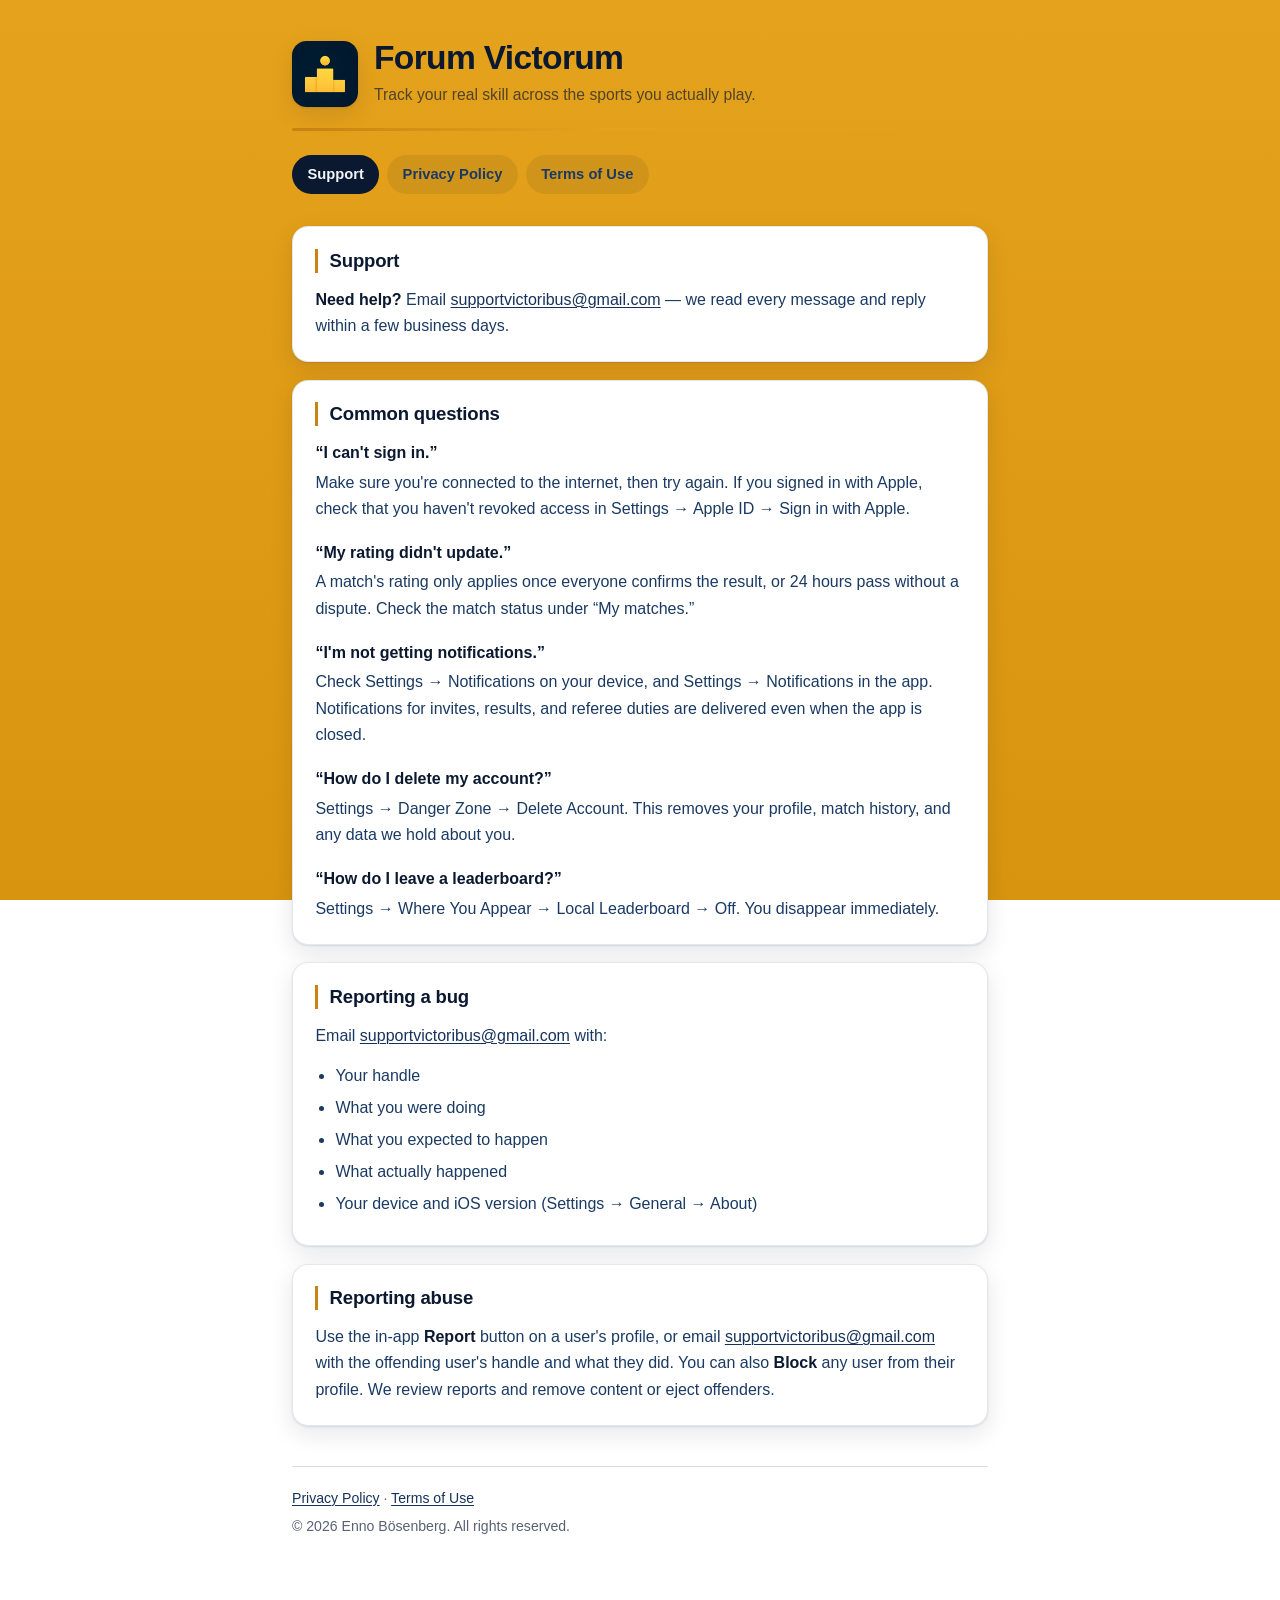
<file: index.html>
<!DOCTYPE html>
<html lang="en">
<head>
<meta charset="utf-8">
<meta name="viewport" content="width=device-width, initial-scale=1">
<title>Forum Victorum — Support</title>
<meta name="description" content="Support for Forum Victorum — help, common questions, bug reports, and how to report abuse.">
<link rel="stylesheet" href="/styles.css">
<link rel="icon" href="/icon.png" type="image/png">
<link rel="apple-touch-icon" href="/apple-touch-icon.png">
</head>
<body>
<div class="wrap">

<header class="masthead">
  <img src="/icon.png" alt="Forum Victorum app icon" width="66" height="66">
  <div>
    <h1>Forum Victorum</h1>
    <p class="tagline">Track your real skill across the sports you actually play.</p>
  </div>
</header>
<hr class="brand-rule">

<nav class="pills">
  <a href="/" aria-current="page">Support</a>
  <a href="/privacy.html">Privacy Policy</a>
  <a href="/terms.html">Terms of Use</a>
</nav>

<div class="card">
  <h2>Support</h2>
  <p><strong>Need help?</strong> Email <a href="mailto:supportvictoribus@gmail.com">supportvictoribus@gmail.com</a> — we read every message and reply within a few business days.</p>
</div>

<div class="card">
  <h2>Common questions</h2>

  <div class="qa">
    <span class="q">“I can't sign in.”</span>
    Make sure you're connected to the internet, then try again. If you signed in with Apple, check that you haven't revoked access in Settings → Apple ID → Sign in with Apple.
  </div>

  <div class="qa">
    <span class="q">“My rating didn't update.”</span>
    A match's rating only applies once everyone confirms the result, or 24 hours pass without a dispute. Check the match status under “My matches.”
  </div>

  <div class="qa">
    <span class="q">“I'm not getting notifications.”</span>
    Check Settings → Notifications on your device, and Settings → Notifications in the app. Notifications for invites, results, and referee duties are delivered even when the app is closed.
  </div>

  <div class="qa">
    <span class="q">“How do I delete my account?”</span>
    Settings → Danger Zone → Delete Account. This removes your profile, match history, and any data we hold about you.
  </div>

  <div class="qa">
    <span class="q">“How do I leave a leaderboard?”</span>
    Settings → Where You Appear → Local Leaderboard → Off. You disappear immediately.
  </div>
</div>

<div class="card">
  <h2>Reporting a bug</h2>
  <p>Email <a href="mailto:supportvictoribus@gmail.com">supportvictoribus@gmail.com</a> with:</p>
  <ul>
    <li>Your handle</li>
    <li>What you were doing</li>
    <li>What you expected to happen</li>
    <li>What actually happened</li>
    <li>Your device and iOS version (Settings → General → About)</li>
  </ul>
</div>

<div class="card">
  <h2>Reporting abuse</h2>
  <p>Use the in-app <strong>Report</strong> button on a user's profile, or email
  <a href="mailto:supportvictoribus@gmail.com">supportvictoribus@gmail.com</a> with the offending user's handle and what they did.
  You can also <strong>Block</strong> any user from their profile. We review reports and remove content or eject offenders.</p>
</div>

<footer>
  <p><a href="/privacy.html">Privacy Policy</a> · <a href="/terms.html">Terms of Use</a></p>
  <p>© 2026 Enno Bösenberg. All rights reserved.</p>
</footer>

</div>
</body>
</html>
</file>
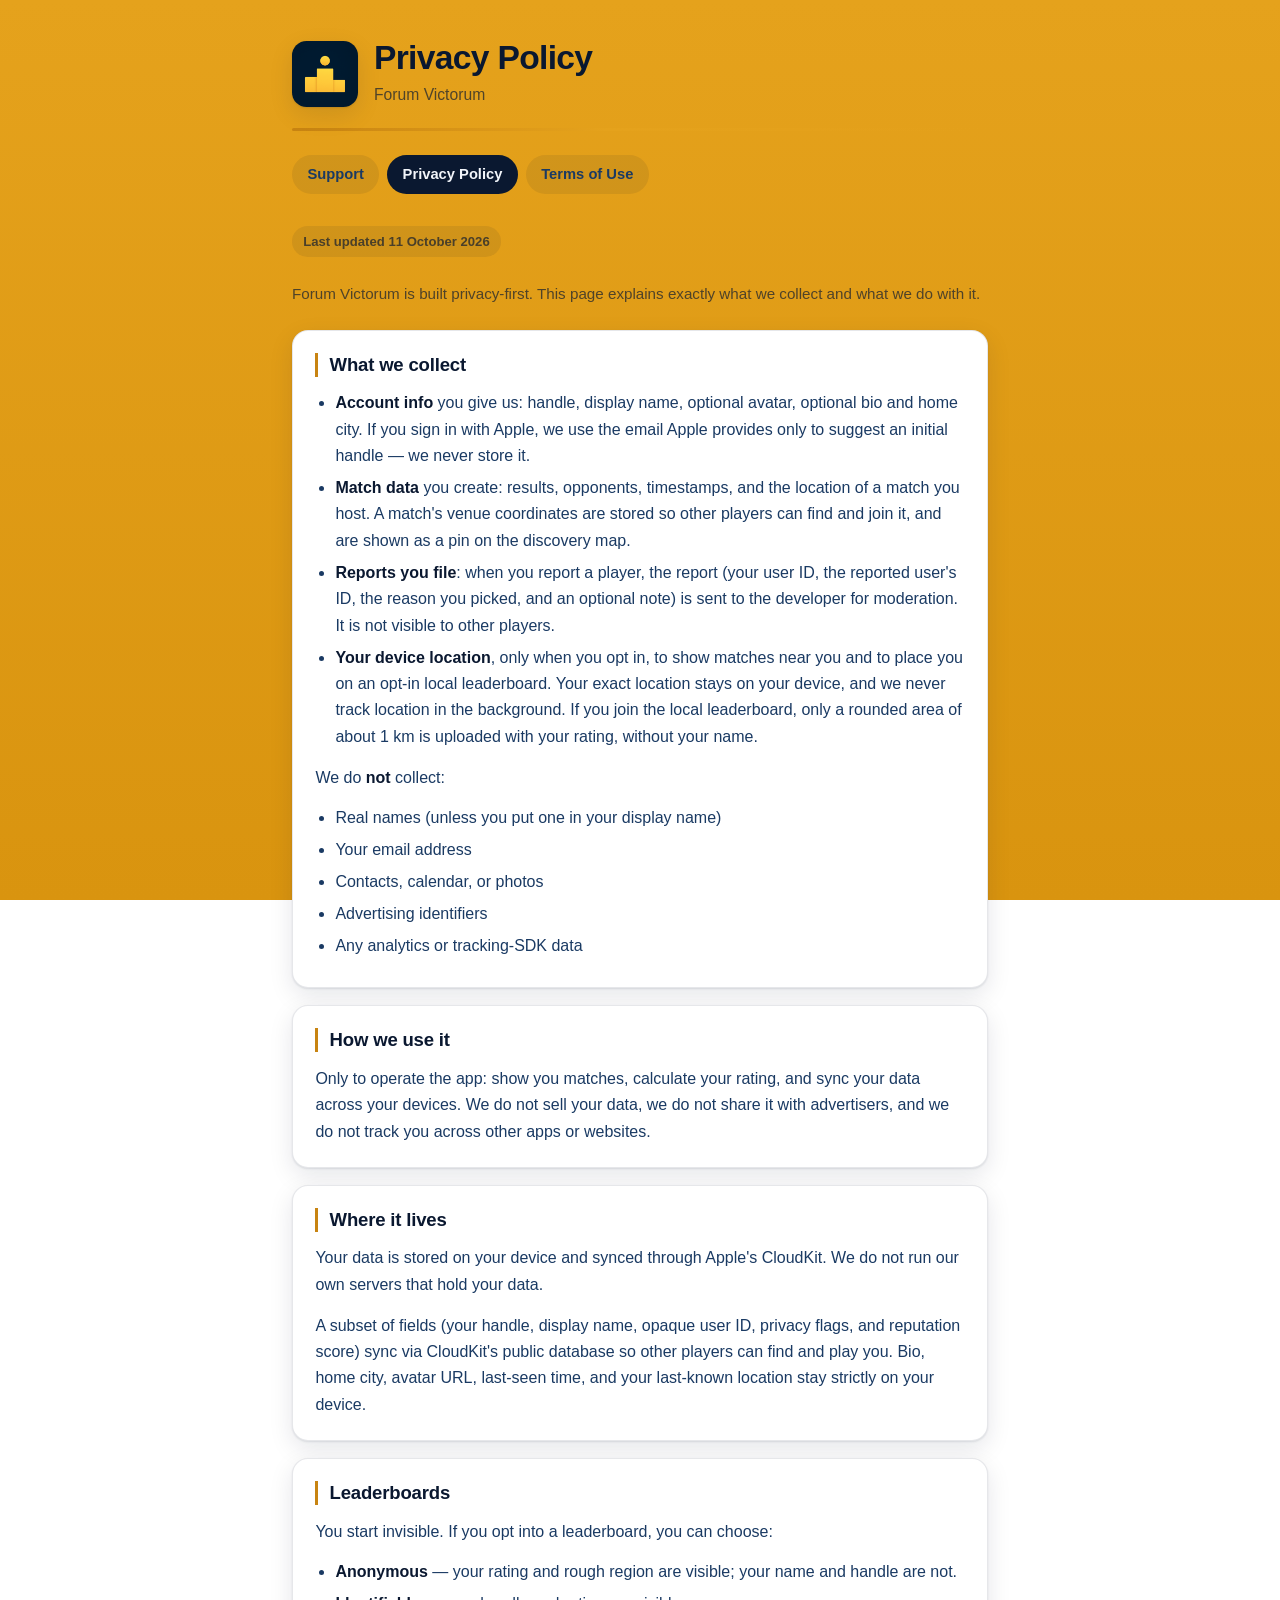
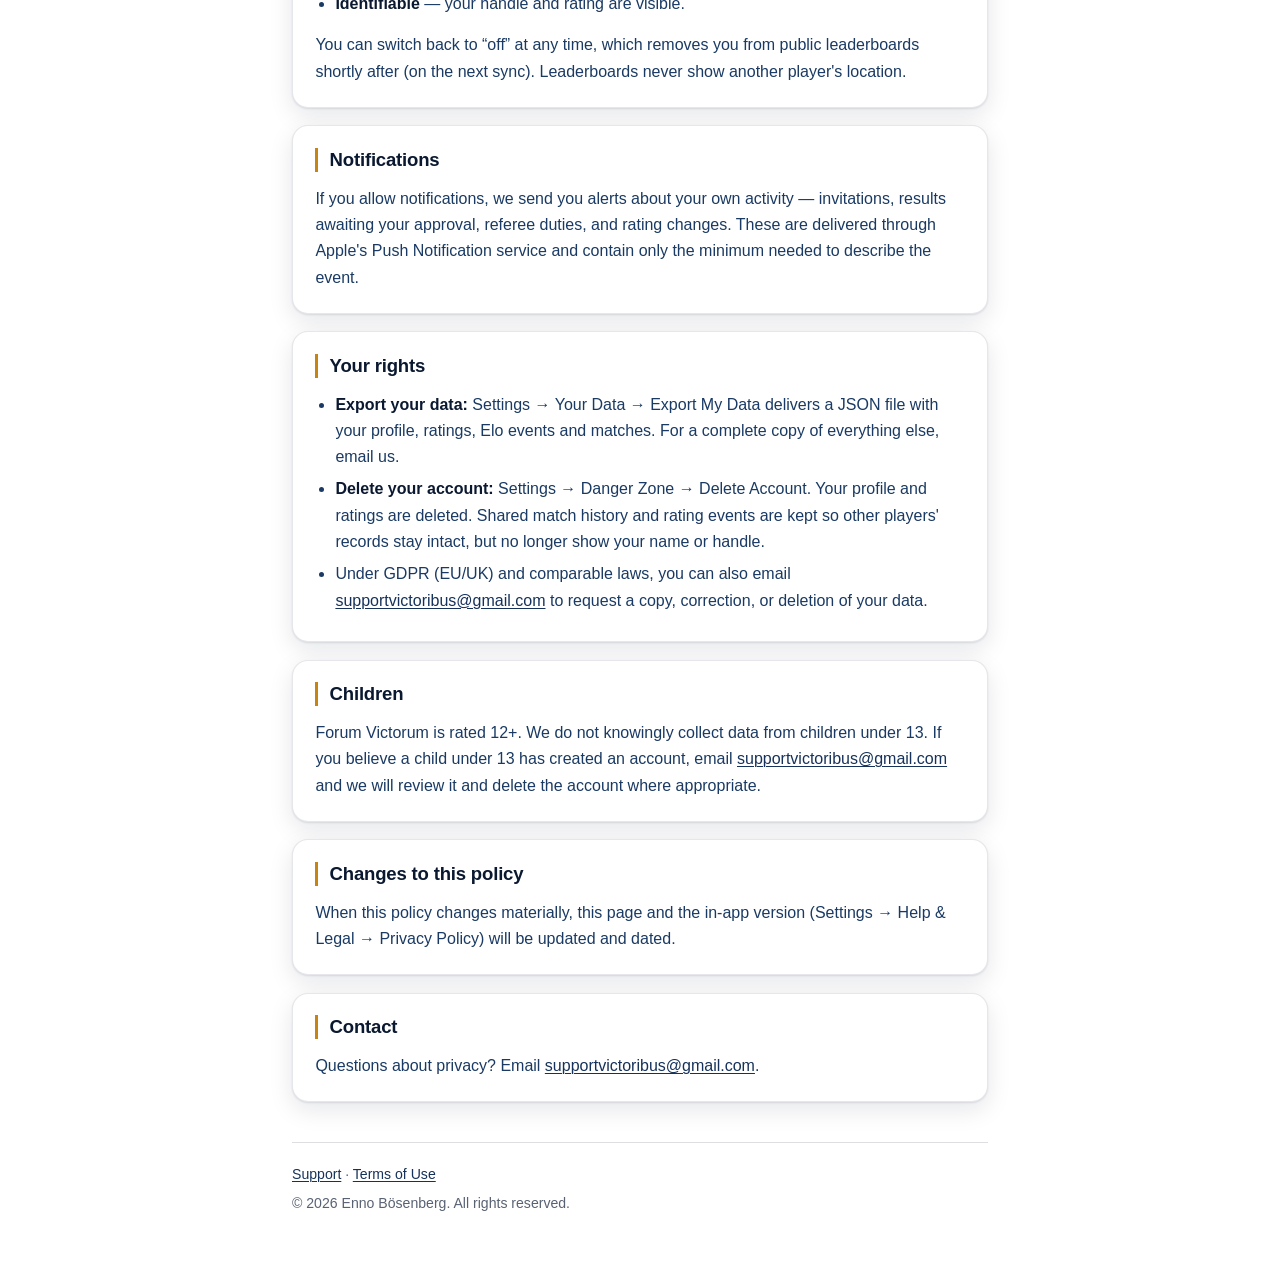
<file: privacy.html>
<!DOCTYPE html>
<html lang="en">
<head>
<meta charset="utf-8">
<meta name="viewport" content="width=device-width, initial-scale=1">
<title>Forum Victorum — Privacy Policy</title>
<meta name="description" content="Privacy Policy for Forum Victorum — what we collect, how it is used, and how to export or delete your data.">
<link rel="stylesheet" href="/styles.css">
<link rel="icon" href="/icon.png" type="image/png">
<link rel="apple-touch-icon" href="/apple-touch-icon.png">
</head>
<body>
<div class="wrap">

<header class="masthead">
  <img src="/icon.png" alt="Forum Victorum app icon" width="66" height="66">
  <div>
    <h1>Privacy Policy</h1>
    <p class="tagline">Forum Victorum</p>
  </div>
</header>
<hr class="brand-rule">

<nav class="pills">
  <a href="/">Support</a>
  <a href="/privacy.html" aria-current="page">Privacy Policy</a>
  <a href="/terms.html">Terms of Use</a>
</nav>

<p class="stamp">Last updated 11 October 2026</p>

<p class="lede">Forum Victorum is built privacy-first. This page explains exactly what we collect and what we do with it.</p>

<div class="card">
  <h2>What we collect</h2>
  <ul>
    <li><strong>Account info</strong> you give us: handle, display name, optional avatar, optional bio and home city. If you sign in with Apple, we use the email Apple provides only to suggest an initial handle — we never store it.</li>
    <li><strong>Match data</strong> you create: results, opponents, timestamps, and the location of a match you host. A match's venue coordinates are stored so other players can find and join it, and are shown as a pin on the discovery map.</li>
    <li><strong>Reports you file</strong>: when you report a player, the report (your user ID, the reported user's ID, the reason you picked, and an optional note) is sent to the developer for moderation. It is not visible to other players.</li>
    <li><strong>Your device location</strong>, only when you opt in, to show matches near you and to place you on an opt-in local leaderboard. Your exact location stays on your device, and we never track location in the background. If you join the local leaderboard, only a rounded area of about 1 km is uploaded with your rating, without your name.</li>
  </ul>

  <p>We do <strong>not</strong> collect:</p>
  <ul>
    <li>Real names (unless you put one in your display name)</li>
    <li>Your email address</li>
    <li>Contacts, calendar, or photos</li>
    <li>Advertising identifiers</li>
    <li>Any analytics or tracking-SDK data</li>
  </ul>
</div>

<div class="card">
  <h2>How we use it</h2>
  <p>Only to operate the app: show you matches, calculate your rating, and sync your data across your devices. We do not sell your data, we do not share it with advertisers, and we do not track you across other apps or websites.</p>
</div>

<div class="card">
  <h2>Where it lives</h2>
  <p>Your data is stored on your device and synced through Apple's CloudKit. We do not run our own servers that hold your data.</p>
  <p>A subset of fields (your handle, display name, opaque user ID, privacy flags, and reputation score) sync via CloudKit's public database so other players can find and play you. Bio, home city, avatar URL, last-seen time, and your last-known location stay strictly on your device.</p>
</div>

<div class="card">
  <h2>Leaderboards</h2>
  <p>You start invisible. If you opt into a leaderboard, you can choose:</p>
  <ul>
    <li><strong>Anonymous</strong> — your rating and rough region are visible; your name and handle are not.</li>
    <li><strong>Identifiable</strong> — your handle and rating are visible.</li>
  </ul>
  <p>You can switch back to “off” at any time, which removes you from public leaderboards shortly after (on the next sync). Leaderboards never show another player's location.</p>
</div>

<div class="card">
  <h2>Notifications</h2>
  <p>If you allow notifications, we send you alerts about your own activity — invitations, results awaiting your approval, referee duties, and rating changes. These are delivered through Apple's Push Notification service and contain only the minimum needed to describe the event.</p>
</div>

<div class="card">
  <h2>Your rights</h2>
  <ul>
    <li><strong>Export your data:</strong> Settings → Your Data → Export My Data delivers a JSON file with your profile, ratings, Elo events and matches. For a complete copy of everything else, email us.</li>
    <li><strong>Delete your account:</strong> Settings → Danger Zone → Delete Account. Your profile and ratings are deleted. Shared match history and rating events are kept so other players' records stay intact, but no longer show your name or handle.</li>
    <li>Under GDPR (EU/UK) and comparable laws, you can also email <a href="mailto:supportvictoribus@gmail.com">supportvictoribus@gmail.com</a> to request a copy, correction, or deletion of your data.</li>
  </ul>
</div>

<div class="card">
  <h2>Children</h2>
  <p>Forum Victorum is rated 12+. We do not knowingly collect data from children under 13. If you believe a child under 13 has created an account, email <a href="mailto:supportvictoribus@gmail.com">supportvictoribus@gmail.com</a> and we will review it and delete the account where appropriate.</p>
</div>

<div class="card">
  <h2>Changes to this policy</h2>
  <p>When this policy changes materially, this page and the in-app version (Settings → Help &amp; Legal → Privacy Policy) will be updated and dated.</p>
</div>

<div class="card">
  <h2>Contact</h2>
  <p>Questions about privacy? Email <a href="mailto:supportvictoribus@gmail.com">supportvictoribus@gmail.com</a>.</p>
</div>

<footer>
  <p><a href="/">Support</a> · <a href="/terms.html">Terms of Use</a></p>
  <p>© 2026 Enno Bösenberg. All rights reserved.</p>
</footer>

</div>
</body>
</html>
</file>
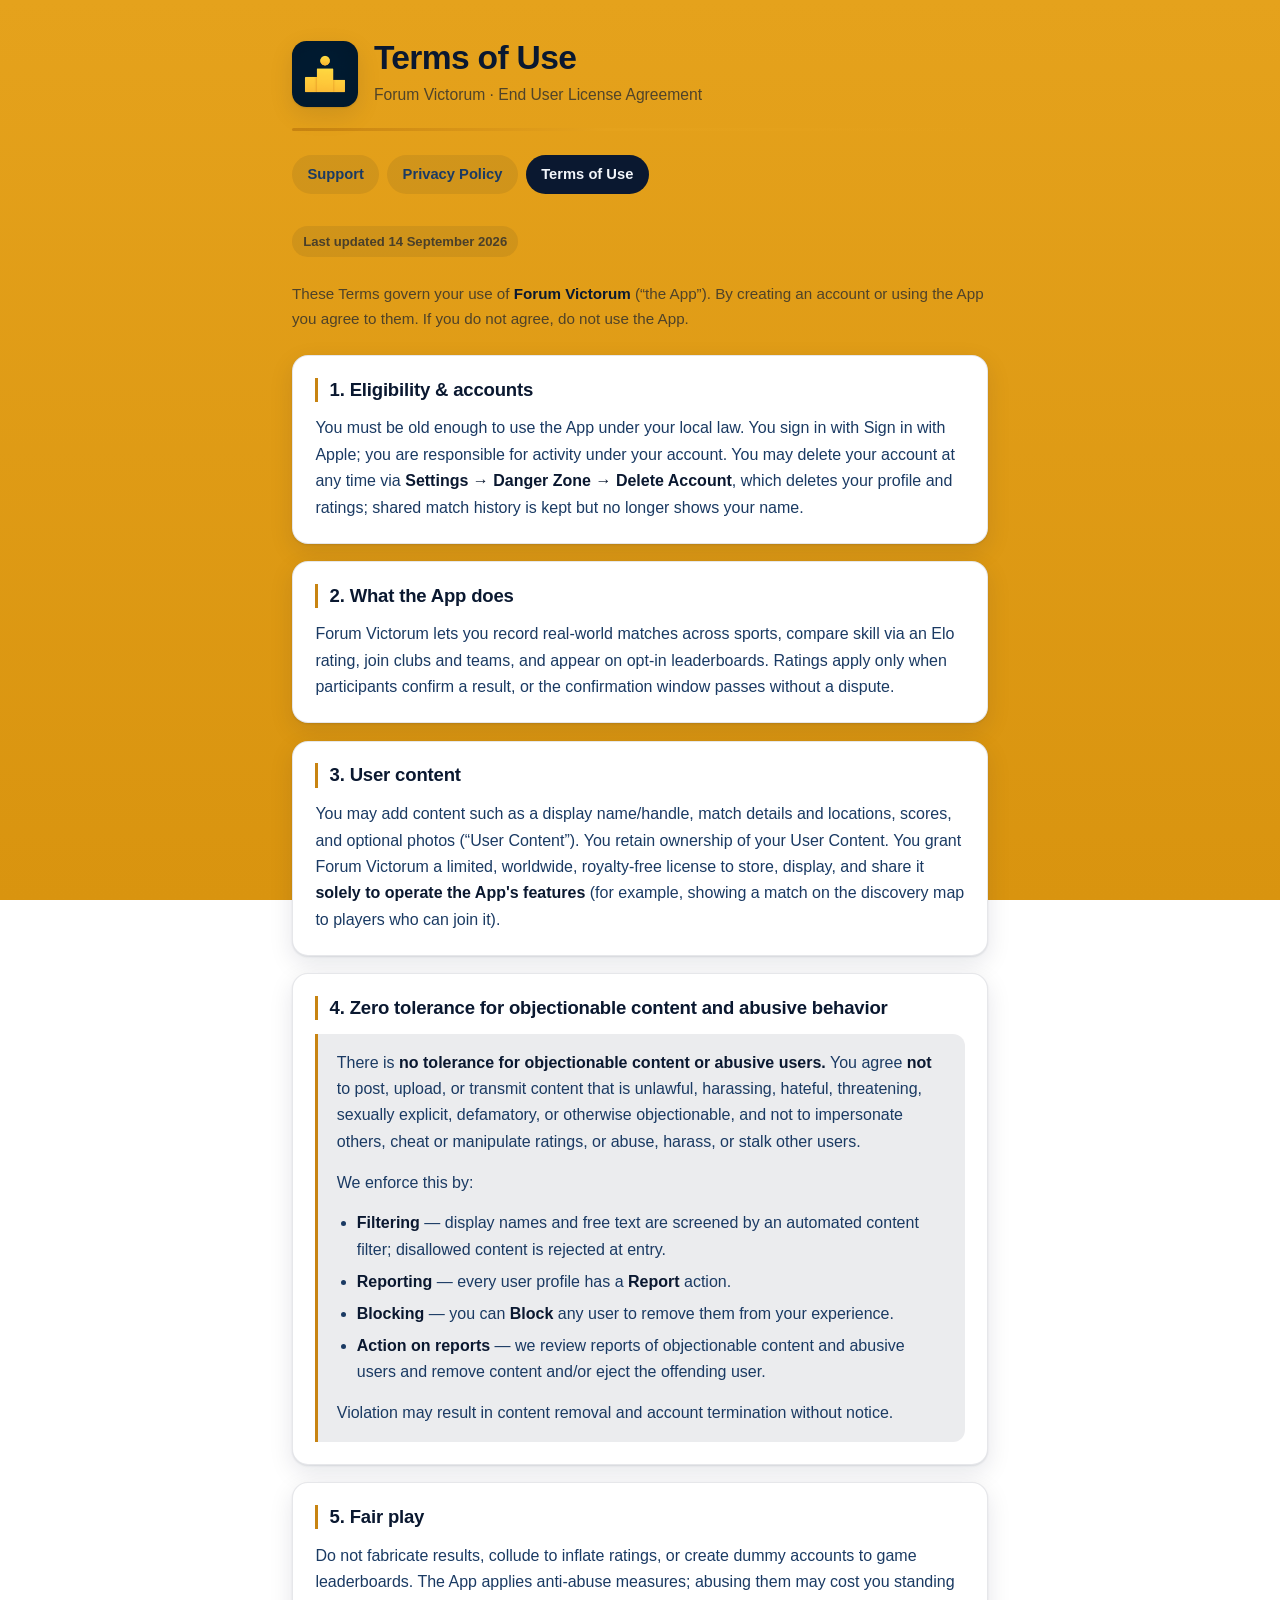
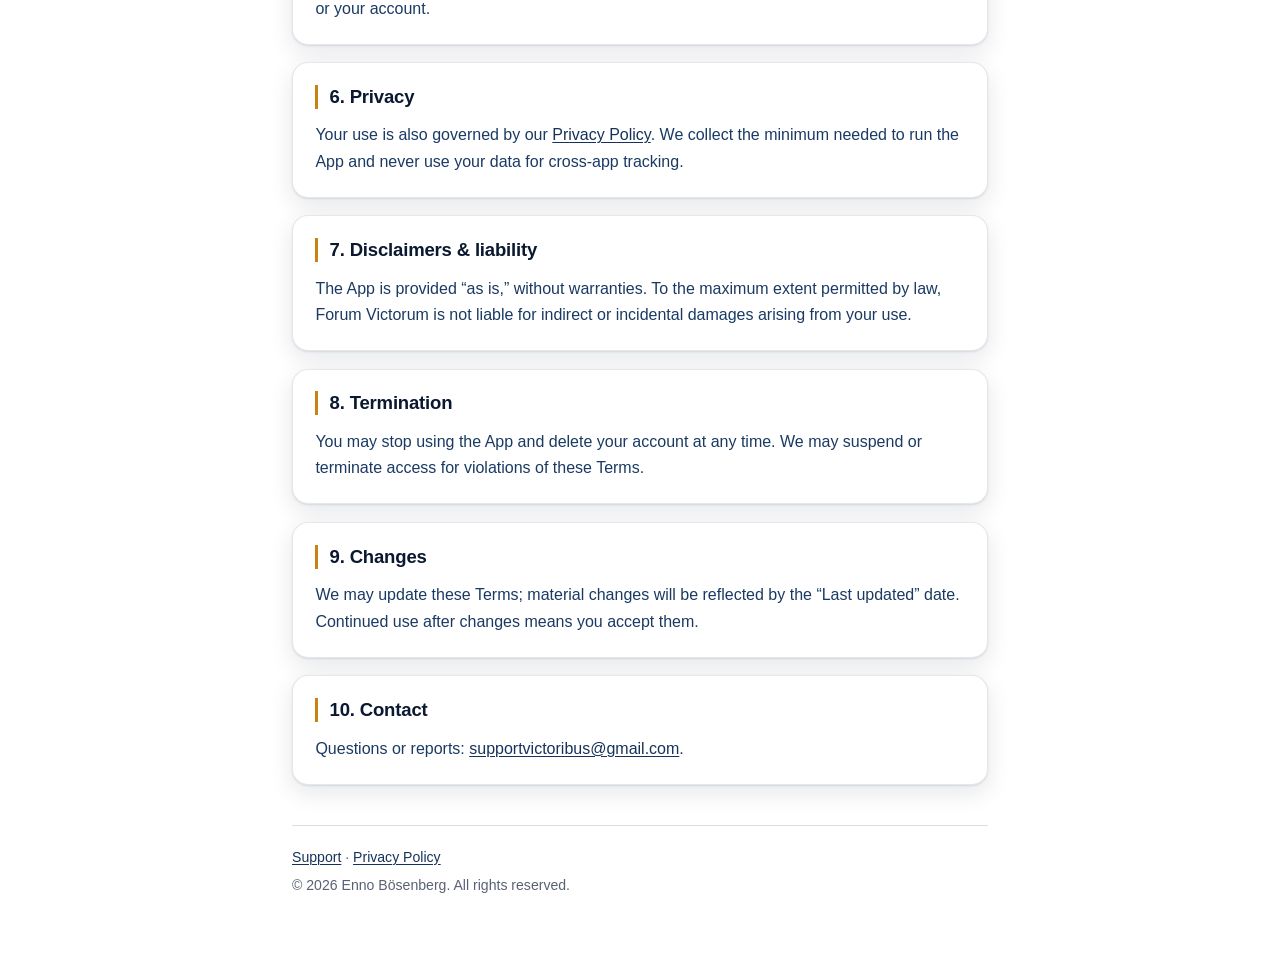
<file: terms.html>
<!DOCTYPE html>
<html lang="en">
<head>
<meta charset="utf-8">
<meta name="viewport" content="width=device-width, initial-scale=1">
<title>Forum Victorum — Terms of Use</title>
<meta name="description" content="Terms of Use (EULA) for Forum Victorum, including the zero-tolerance policy on objectionable content and abusive behavior.">
<link rel="stylesheet" href="/styles.css">
<link rel="icon" href="/icon.png" type="image/png">
<link rel="apple-touch-icon" href="/apple-touch-icon.png">
</head>
<body>
<div class="wrap">

<header class="masthead">
  <img src="/icon.png" alt="Forum Victorum app icon" width="66" height="66">
  <div>
    <h1>Terms of Use</h1>
    <p class="tagline">Forum Victorum · End User License Agreement</p>
  </div>
</header>
<hr class="brand-rule">

<nav class="pills">
  <a href="/">Support</a>
  <a href="/privacy.html">Privacy Policy</a>
  <a href="/terms.html" aria-current="page">Terms of Use</a>
</nav>

<p class="stamp">Last updated 14 September 2026</p>

<p class="lede">These Terms govern your use of <strong>Forum Victorum</strong> (“the App”). By creating an account or using the App you agree to them. If you do not agree, do not use the App.</p>

<div class="card">
  <h2>1. Eligibility &amp; accounts</h2>
  <p>You must be old enough to use the App under your local law. You sign in with Sign in with Apple; you are responsible for activity under your account. You may delete your account at any time via <strong>Settings → Danger Zone → Delete Account</strong>, which deletes your profile and ratings; shared match history is kept but no longer shows your name.</p>
</div>

<div class="card">
  <h2>2. What the App does</h2>
  <p>Forum Victorum lets you record real-world matches across sports, compare skill via an Elo rating, join clubs and teams, and appear on opt-in leaderboards. Ratings apply only when participants confirm a result, or the confirmation window passes without a dispute.</p>
</div>

<div class="card">
  <h2>3. User content</h2>
  <p>You may add content such as a display name/handle, match details and locations, scores, and optional photos (“User Content”). You retain ownership of your User Content. You grant Forum Victorum a limited, worldwide, royalty-free license to store, display, and share it <strong>solely to operate the App's features</strong> (for example, showing a match on the discovery map to players who can join it).</p>
</div>

<div class="card">
  <h2>4. Zero tolerance for objectionable content and abusive behavior</h2>
  <div class="callout">
    <p>There is <strong>no tolerance for objectionable content or abusive users.</strong> You agree <strong>not</strong> to post, upload, or transmit content that is unlawful, harassing, hateful, threatening, sexually explicit, defamatory, or otherwise objectionable, and not to impersonate others, cheat or manipulate ratings, or abuse, harass, or stalk other users.</p>
    <p>We enforce this by:</p>
    <ul>
      <li><strong>Filtering</strong> — display names and free text are screened by an automated content filter; disallowed content is rejected at entry.</li>
      <li><strong>Reporting</strong> — every user profile has a <strong>Report</strong> action.</li>
      <li><strong>Blocking</strong> — you can <strong>Block</strong> any user to remove them from your experience.</li>
      <li><strong>Action on reports</strong> — we review reports of objectionable content and abusive users and remove content and/or eject the offending user.</li>
    </ul>
    <p>Violation may result in content removal and account termination without notice.</p>
  </div>
</div>

<div class="card">
  <h2>5. Fair play</h2>
  <p>Do not fabricate results, collude to inflate ratings, or create dummy accounts to game leaderboards. The App applies anti-abuse measures; abusing them may cost you standing or your account.</p>
</div>

<div class="card">
  <h2>6. Privacy</h2>
  <p>Your use is also governed by our <a href="/privacy.html">Privacy Policy</a>. We collect the minimum needed to run the App and never use your data for cross-app tracking.</p>
</div>

<div class="card">
  <h2>7. Disclaimers &amp; liability</h2>
  <p>The App is provided “as is,” without warranties. To the maximum extent permitted by law, Forum Victorum is not liable for indirect or incidental damages arising from your use.</p>
</div>

<div class="card">
  <h2>8. Termination</h2>
  <p>You may stop using the App and delete your account at any time. We may suspend or terminate access for violations of these Terms.</p>
</div>

<div class="card">
  <h2>9. Changes</h2>
  <p>We may update these Terms; material changes will be reflected by the “Last updated” date. Continued use after changes means you accept them.</p>
</div>

<div class="card">
  <h2>10. Contact</h2>
  <p>Questions or reports: <a href="mailto:supportvictoribus@gmail.com">supportvictoribus@gmail.com</a>.</p>
</div>

<footer>
  <p><a href="/">Support</a> · <a href="/privacy.html">Privacy Policy</a></p>
  <p>© 2026 Enno Bösenberg. All rights reserved.</p>
</footer>

</div>
</body>
</html>
</file>
<file: styles.css>
/*
  Forum Victorum — shared stylesheet for the public pages.

  Mirrors the app's design system on purpose, including its deliberately
  INVERTED light/dark split (see docs/AppearanceRules.md):
    light = amber page + navy ink/accents
    dark  = navy page  + gold accents
  Token values are lifted straight from Core/DesignSystem/Theme.swift so the
  web pages and the app cannot drift apart.

  No webfonts, no CDNs, no analytics — every byte is served from this origin.
  That keeps the pages fast and keeps the privacy policy's "no tracking"
  claim literally true for the website too.
*/

:root {
    color-scheme: light dark;

    /* Brand constants (fixed in both schemes, as in Theme.brandGold/brandNavy) */
    --navy: #0A1830;
    --navy-deep: #08142A;
    --navy-mid: #1A3A63;
    --gold: #C88412;
    --gold-bright: #E5A21C;
    --cream: #F2F5FA;

    /* Light scheme = amber canvas, navy ink */
    --page-top: #E5A21C;
    --page-bottom: #D9940F;
    --ink: #1A3A63;
    --ink-strong: #0A1830;
    --ink-muted: rgba(10, 24, 48, 0.68);
    --card: #FFFFFF;
    --card-border: rgba(10, 24, 48, 0.10);
    --card-shadow: 0 1px 2px rgba(10, 24, 48, 0.10), 0 8px 24px rgba(10, 24, 48, 0.10);
    --accent: #0A1830;
    --accent-ink: #F2F5FA;
    --rule: rgba(10, 24, 48, 0.14);
    --chip: rgba(10, 24, 48, 0.08);
    --link: #16325A;
}

@media (prefers-color-scheme: dark) {
    :root {
        /* Dark scheme = navy canvas, gold accents */
        --page-top: #0A1830;
        --page-bottom: #08142A;
        --ink: #F2F5FA;
        --ink-strong: #FFFFFF;
        --ink-muted: rgba(242, 245, 250, 0.68);
        --card: #132139;
        --card-border: rgba(242, 245, 250, 0.12);
        --card-shadow: 0 1px 2px rgba(0, 0, 0, 0.30), 0 8px 24px rgba(0, 0, 0, 0.28);
        --accent: #E5A21C;
        --accent-ink: #0A1830;
        --rule: rgba(242, 245, 250, 0.16);
        --chip: rgba(242, 245, 250, 0.10);
        --link: #E5A21C;
    }
}

* { box-sizing: border-box; }

body {
    margin: 0;
    min-height: 100vh;
    font: 16px/1.65 -apple-system, BlinkMacSystemFont, "Segoe UI", Roboto,
          Helvetica, Arial, sans-serif;
    color: var(--ink);
    background: linear-gradient(180deg, var(--page-top) 0%, var(--page-bottom) 100%);
    background-attachment: fixed;
    -webkit-font-smoothing: antialiased;
    text-rendering: optimizeLegibility;
}

.wrap {
    max-width: 46rem;
    margin: 0 auto;
    padding: 2.5rem 1.25rem 4rem;
}

/* ---------- Header / brand lockup ---------- */

.masthead {
    display: flex;
    align-items: center;
    gap: 1rem;
    margin-bottom: 1.25rem;
}

.masthead img {
    width: 66px;
    height: 66px;
    border-radius: 22%;
    flex: 0 0 auto;
    box-shadow: var(--card-shadow);
}

.masthead h1 {
    font-size: clamp(1.6rem, 5vw, 2.1rem);
    line-height: 1.1;
    margin: 0;
    color: var(--ink-strong);
    letter-spacing: -0.02em;
}

.masthead .tagline {
    margin: 0.3rem 0 0;
    color: var(--ink-muted);
    font-size: 0.98rem;
}

/* The gold hairline under the masthead echoes the app's brandGold accents. */
.brand-rule {
    height: 3px;
    border: 0;
    margin: 0 0 1.5rem;
    border-radius: 2px;
    background: linear-gradient(90deg, var(--gold) 0%, var(--gold-bright) 45%, transparent 100%);
}

/* ---------- Nav ---------- */

nav.pills {
    display: flex;
    flex-wrap: wrap;
    gap: 0.5rem;
    margin-bottom: 2rem;
}

nav.pills a {
    display: inline-block;
    padding: 0.42rem 0.9rem;
    border-radius: 999px;
    background: var(--chip);
    color: var(--ink);
    font-size: 0.92rem;
    font-weight: 600;
    text-decoration: none;
    border: 1px solid transparent;
}

nav.pills a:hover { border-color: var(--card-border); }

nav.pills a[aria-current="page"] {
    background: var(--accent);
    color: var(--accent-ink);
}

/* ---------- Cards & type ---------- */

.card {
    background: var(--card);
    border: 1px solid var(--card-border);
    border-radius: 16px;
    box-shadow: var(--card-shadow);
    padding: 1.35rem 1.4rem;
    margin: 0 0 1.1rem;
}

.card > :first-child { margin-top: 0; }
.card > :last-child { margin-bottom: 0; }

h2 {
    font-size: 1.16rem;
    letter-spacing: -0.01em;
    color: var(--ink-strong);
    margin: 0 0 0.85rem;
    padding-left: 0.7rem;
    border-left: 3px solid var(--gold);
    line-height: 1.3;
}

h3 {
    font-size: 1.02rem;
    color: var(--ink-strong);
    margin: 1.5rem 0 0.4rem;
}

p { margin: 0 0 0.9rem; }
ul { margin: 0 0 0.9rem; padding-left: 1.25rem; }
li { margin-bottom: 0.35rem; }

a { color: var(--link); text-decoration-thickness: 1px; text-underline-offset: 2px; }
a:hover { text-decoration-thickness: 2px; }

strong { color: var(--ink-strong); }

.lede {
    color: var(--ink-muted);
    font-size: 0.95rem;
    margin: 0 0 1.5rem;
}

/* A dated badge for the policy pages — reads as metadata, not body copy. */
.stamp {
    display: inline-block;
    padding: 0.28rem 0.7rem;
    border-radius: 999px;
    background: var(--chip);
    color: var(--ink-muted);
    font-size: 0.82rem;
    font-weight: 600;
    margin: 0 0 1.5rem;
}

/* Q&A block on the support page. */
.qa { margin: 0 0 1.1rem; }
.qa:last-child { margin-bottom: 0; }
.qa .q {
    display: block;
    font-weight: 650;
    color: var(--ink-strong);
    margin-bottom: 0.2rem;
}

/* Emphasis block — used for the zero-tolerance clause in the Terms. */
.callout {
    border-left: 3px solid var(--gold);
    background: var(--chip);
    border-radius: 0 12px 12px 0;
    padding: 1rem 1.15rem;
}
.callout > :first-child { margin-top: 0; }
.callout > :last-child { margin-bottom: 0; }

/* ---------- Buttons (mirrors PrimaryButton: foreground is pinned) ---------- */

.btn {
    display: block;
    width: 100%;
    padding: 0.95rem 1.1rem;
    border-radius: 14px;
    font-size: 1rem;
    font-weight: 650;
    text-align: center;
    text-decoration: none;
    margin: 0.6rem 0 0;
    border: 1px solid transparent;
}

.btn.primary {
    background: var(--gold-bright);
    color: var(--navy);           /* pinned, never inherited — rule: legible on fills */
    border-color: var(--gold);
}

.btn.secondary {
    background: transparent;
    color: var(--ink);
    border-color: var(--card-border);
}

.btn:hover { filter: brightness(1.04); }

/* ---------- Footer ---------- */

footer {
    margin-top: 2.5rem;
    padding-top: 1.25rem;
    border-top: 1px solid var(--rule);
    font-size: 0.88rem;
    color: var(--ink-muted);
}

footer p { margin: 0 0 0.35rem; }
footer a { color: var(--link); }

/* ---------- Centered single-card layout (the /u/<id> fallback page) ---------- */

body.centered {
    display: flex;
    align-items: center;
    justify-content: center;
    padding: 1.5rem;
}

body.centered .wrap {
    padding: 0;
    max-width: 24rem;
    width: 100%;
    text-align: center;
}

body.centered .masthead {
    flex-direction: column;
    gap: 0.85rem;
    margin-bottom: 1.25rem;
}

body.centered .masthead img { width: 84px; height: 84px; }

.eyebrow {
    font-size: 0.78rem;
    font-weight: 700;
    letter-spacing: 0.1em;
    text-transform: uppercase;
    color: var(--ink-muted);
    margin: 0 0 0.5rem;
}

/* ---------- Accessibility ---------- */

a:focus-visible, .btn:focus-visible {
    outline: 3px solid var(--gold);
    outline-offset: 2px;
    border-radius: 6px;
}

@media (prefers-reduced-motion: reduce) {
    * { transition: none !important; animation: none !important; }
}

@media (prefers-contrast: more) {
    :root { --ink: #0A1830; --ink-muted: #0A1830; }
    @media (prefers-color-scheme: dark) {
        :root { --ink: #FFFFFF; --ink-muted: #E8EDF5; }
    }
}
</file>
